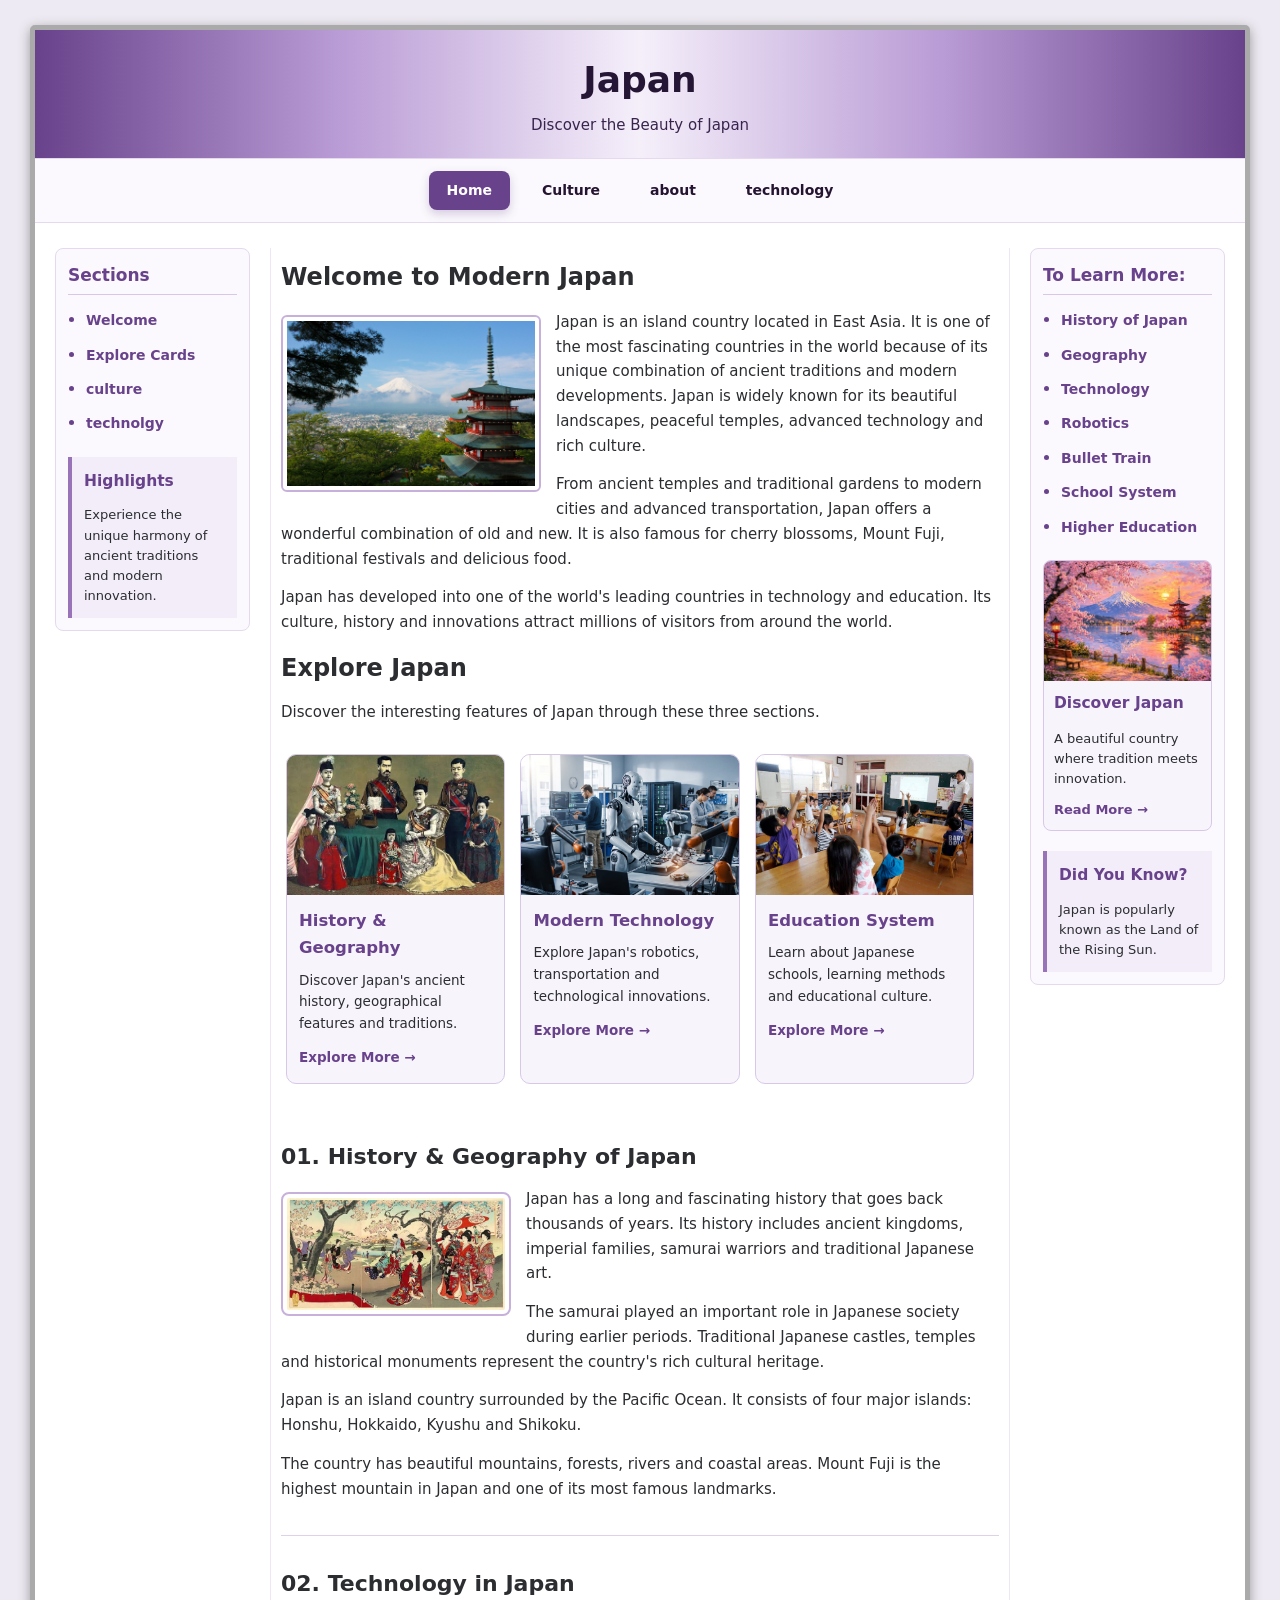
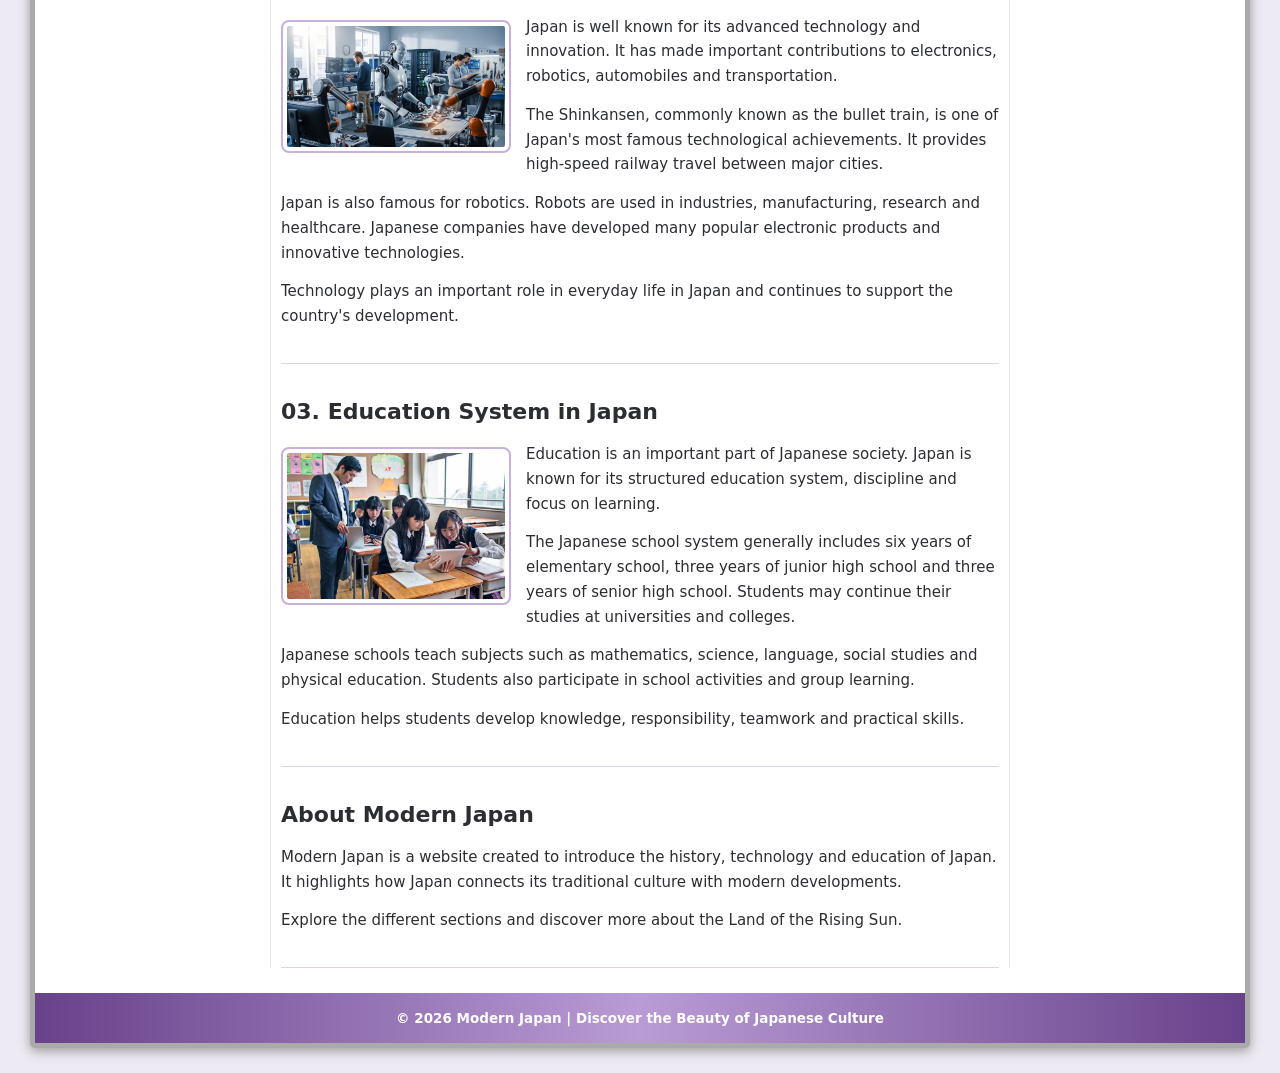
<file: index.html>
<!DOCTYPE html>
<html lang="en">

<head>
    <meta charset="UTF-8">
    <meta name="viewport" content="width=device-width, initial-scale=1.0">
    <title>Modern Japan | Discover Japan</title>
    <link rel="stylesheet" href="style/style.css">
</head>

<body>

<div class="container">

    <!-- HEADER -->
    <header>
        <div class="logo">
            <h1>Japan</h1>
            <p>Discover the Beauty of Japan</p>
        </div>
    </header>

    <!-- NAVIGATION BAR -->
    <nav>
        <a href="#home" class="active">Home</a>
        <a href="content1.html">Culture</a>
        <a href="content2.html">about</a>
        <a href="content3.html">technology</a>
        
    </nav>

    <!-- MAIN THREE COLUMN LAYOUT -->
    <section class="main-section" id="home">

        <!-- COLUMN 1: LEFT SIDEBAR -->
        <aside class="left-sidebar">
            <h3>Sections</h3>
            <ul>
                <li><a href="#home">Welcome</a></li>
                <li><a href="content1.html">Explore Cards</a></li>
                <li><a href="content2.html">culture</a></li>
                <li><a href="content3.html">technolgy</a></li>
                
              
            </ul>

            <div class="quote">
                <h3>Highlights</h3>
                <p>Experience the unique harmony of ancient traditions and modern innovation.</p>
            </div>
        </aside>

        <!-- COLUMN 2: CENTER MAIN CONTENT -->
        <main class="content">

            <!-- WELCOME -->
            <h2>Welcome to Modern Japan</h2>

            <img class="main-image" src="Image/japan.jpeg" alt="Beautiful Japan">

            <p>
                Japan is an island country located in East Asia.
                It is one of the most fascinating countries in
                the world because of its unique combination of
                ancient traditions and modern developments.
                Japan is widely known for its beautiful landscapes,
                peaceful temples, advanced technology and rich culture.
            </p>

            <p>
                From ancient temples and traditional gardens
                to modern cities and advanced transportation,
                Japan offers a wonderful combination of old
                and new. It is also famous for cherry blossoms,
                Mount Fuji, traditional festivals and delicious food.
            </p>

            <p>
                Japan has developed into one of the world's
                leading countries in technology and education.
                Its culture, history and innovations attract
                millions of visitors from around the world.
            </p>

            <!-- EXPLORE CAROUSEL -->
            <h2 id="explore">Explore Japan</h2>

            <p>
                Discover the interesting features of Japan
                through these three sections.
            </p>

            <div class="carousel">

                <!-- CARD 1 -->
                <div class="card">
                    <img src="Image/his.jpeg" alt="Japanese History">
                    <div class="card-content">
                        <h3>History & Geography</h3>
                        <p>
                            Discover Japan's ancient history,
                            geographical features and traditions.
                        </p>
                        <a href="#history">Explore More →</a>
                    </div>
                </div>

                <!-- CARD 2 -->
                <div class="card">
                    <img src="Image/robot.jpeg" alt="Japanese Technology">
                    <div class="card-content">
                        <h3>Modern Technology</h3>
                        <p>
                            Explore Japan's robotics,
                            transportation and technological
                            innovations.
                        </p>
                        <a href="#technology">Explore More →</a>
                    </div>
                </div>

                <!-- CARD 3 -->
                <div class="card">
                    <img src="Image/school.jpeg" alt="Japanese Education">
                    <div class="card-content">
                        <h3>Education System</h3>
                        <p>
                            Learn about Japanese schools,
                            learning methods and educational culture.
                        </p>
                        <a href="#education">Explore More →</a>
                    </div>
                </div>

            </div>

            <!-- HISTORY SECTION -->
            <section class="details" id="history">
                <h2>01. History & Geography of Japan</h2>
                <img class="detail-image" src="Image/history.jpeg" alt="Traditional Japanese Castle">
                <p>
                    Japan has a long and fascinating history
                    that goes back thousands of years.
                    Its history includes ancient kingdoms,
                    imperial families, samurai warriors
                    and traditional Japanese art.
                </p>
                <p>
                    The samurai played an important role
                    in Japanese society during earlier periods.
                    Traditional Japanese castles, temples
                    and historical monuments represent
                    the country's rich cultural heritage.
                </p>
                <p>
                    Japan is an island country surrounded
                    by the Pacific Ocean. It consists of
                    four major islands: Honshu, Hokkaido,
                    Kyushu and Shikoku.
                </p>
                <p>
                    The country has beautiful mountains,
                    forests, rivers and coastal areas.
                    Mount Fuji is the highest mountain
                    in Japan and one of its most famous landmarks.
                </p>
            </section>

            <!-- TECHNOLOGY SECTION -->
            <section class="details" id="technology">
                <h2>02. Technology in Japan</h2>
                <img class="detail-image" src="Image/robot.jpeg" alt="Japanese Technology">
                <p>
                    Japan is well known for its advanced
                    technology and innovation. It has made
                    important contributions to electronics,
                    robotics, automobiles and transportation.
                </p>
                <p>
                    The Shinkansen, commonly known as
                    the bullet train, is one of Japan's
                    most famous technological achievements.
                    It provides high-speed railway travel
                    between major cities.
                </p>
                <p>
                    Japan is also famous for robotics.
                    Robots are used in industries,
                    manufacturing, research and healthcare.
                    Japanese companies have developed
                    many popular electronic products
                    and innovative technologies.
                </p>
                <p>
                    Technology plays an important role
                    in everyday life in Japan and continues
                    to support the country's development.
                </p>
            </section>

            <!-- EDUCATION SECTION -->
            <section class="details" id="education">
                <h2>03. Education System in Japan</h2>
                <img class="detail-image" src="Image/education.jpeg" alt="Japanese School">
                <p>
                    Education is an important part of
                    Japanese society. Japan is known
                    for its structured education system,
                    discipline and focus on learning.
                </p>
                <p>
                    The Japanese school system generally
                    includes six years of elementary school,
                    three years of junior high school
                    and three years of senior high school.
                    Students may continue their studies
                    at universities and colleges.
                </p>
                <p>
                    Japanese schools teach subjects such
                    as mathematics, science, language,
                    social studies and physical education.
                    Students also participate in school
                    activities and group learning.
                </p>
                <p>
                    Education helps students develop
                    knowledge, responsibility, teamwork
                    and practical skills.
                </p>
            </section>

            <!-- ABOUT SECTION -->
            <section class="details" id="about">
                <h2>About Modern Japan</h2>
                <p>
                    Modern Japan is a website created
                    to introduce the history, technology
                    and education of Japan.
                    It highlights how Japan connects
                    its traditional culture with modern
                    developments.
                </p>
                <p>
                    Explore the different sections
                    and discover more about the
                    Land of the Rising Sun.
                </p>
            </section>

        </main>

        <!-- COLUMN 3: RIGHT SIDEBAR -->
        <aside class="right-sidebar">
            <h3>To Learn More:</h3>
            <ul>
                <li><a href="#history">History of Japan</a></li>
                <li><a href="#history">Geography</a></li>
                <li><a href="#technology">Technology</a></li>
                <li><a href="#technology">Robotics</a></li>
                <li><a href="#technology">Bullet Train</a></li>
                <li><a href="#education">School System</a></li>
                <li><a href="#education">Higher Education</a></li>
            </ul>

            <!-- SIDEBAR IMAGE CARD -->
            <div class="side-card">
                <img src="Image/🩷.jpeg" alt="Japan Landscape">
                <h3>Discover Japan</h3>
                <p>
                    A beautiful country where
                    tradition meets innovation.
                </p>
                <a href="#explore">Read More →</a>
            </div>

            <!-- DID YOU KNOW -->
            <div class="quote">
                <h3>Did You Know?</h3>
                <p>
                    Japan is popularly known as
                    the Land of the Rising Sun.
                </p>
            </div>
        </aside>

    </section>

    <!-- FOOTER -->
    <footer>
        <p>
            &copy; 2026 Modern Japan |
            Discover the Beauty of Japanese Culture
        </p>
    </footer>

</div>

</body>
</html>
</file>
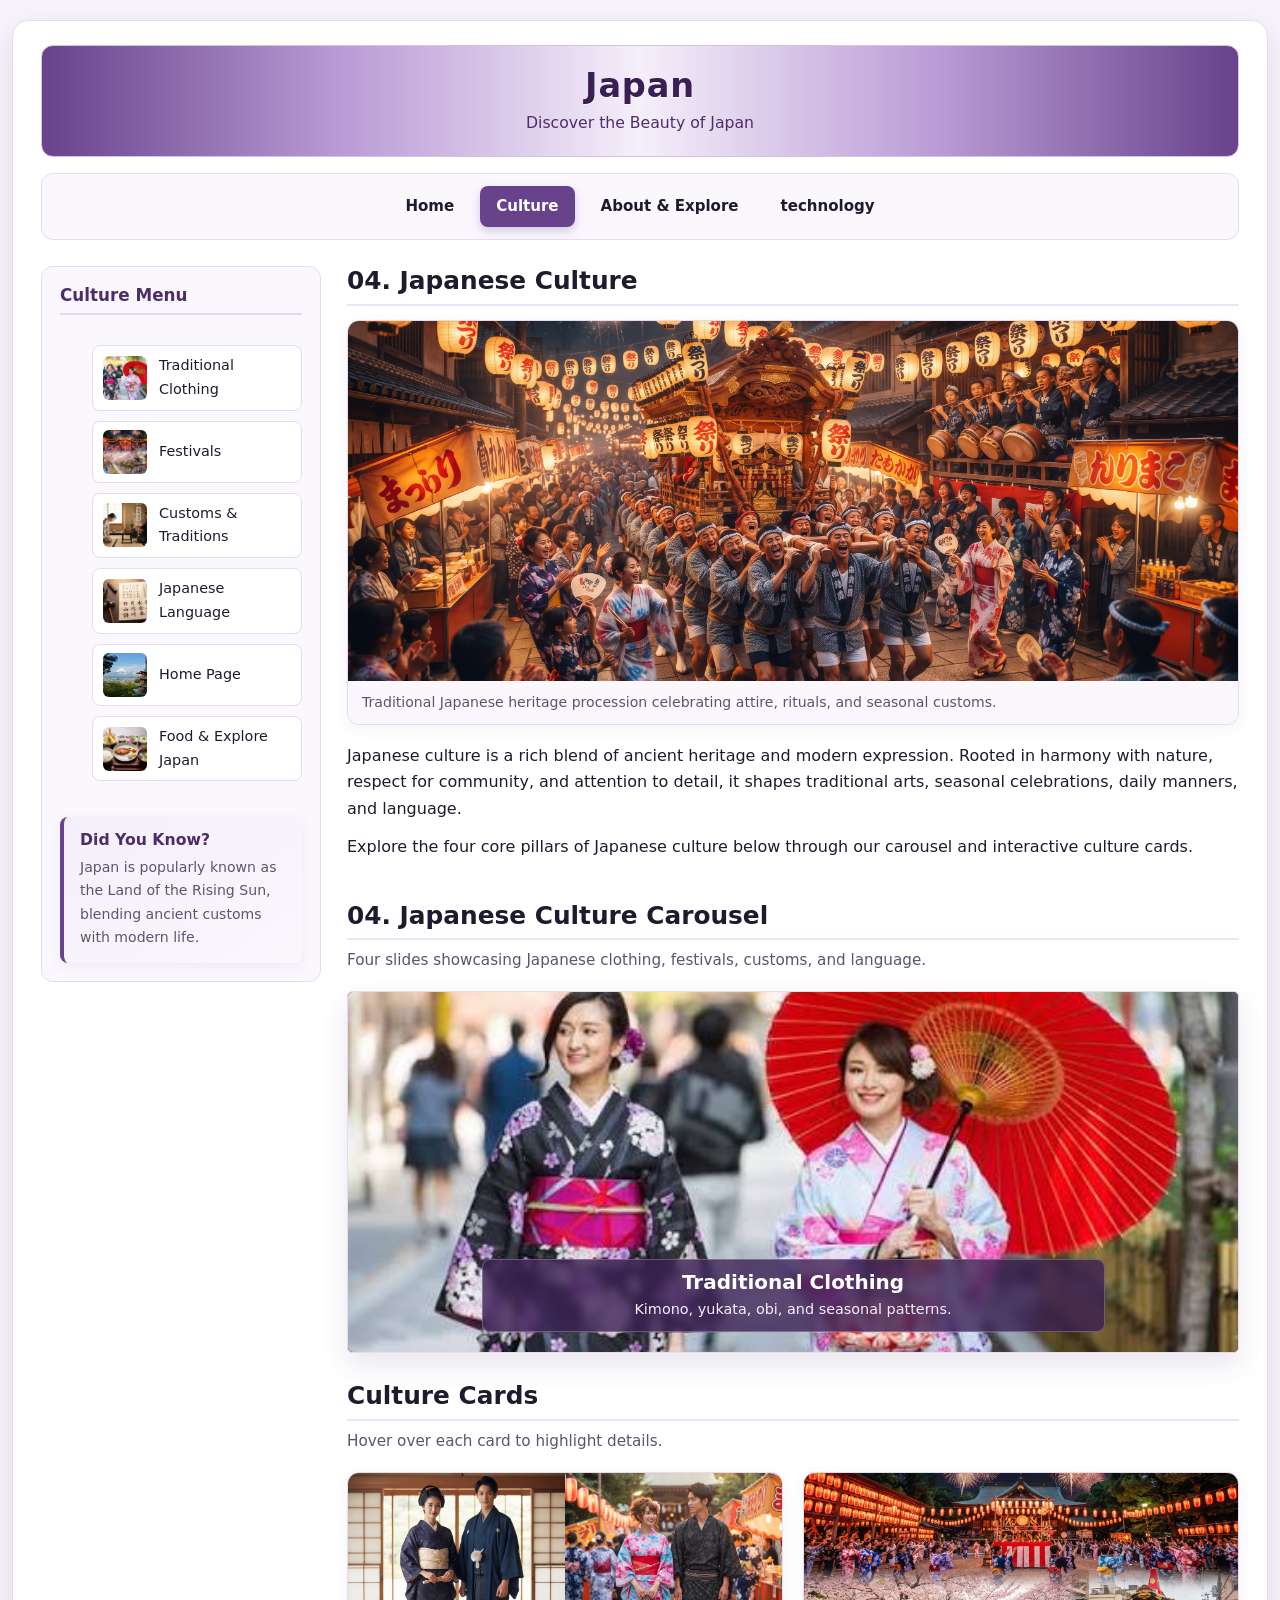
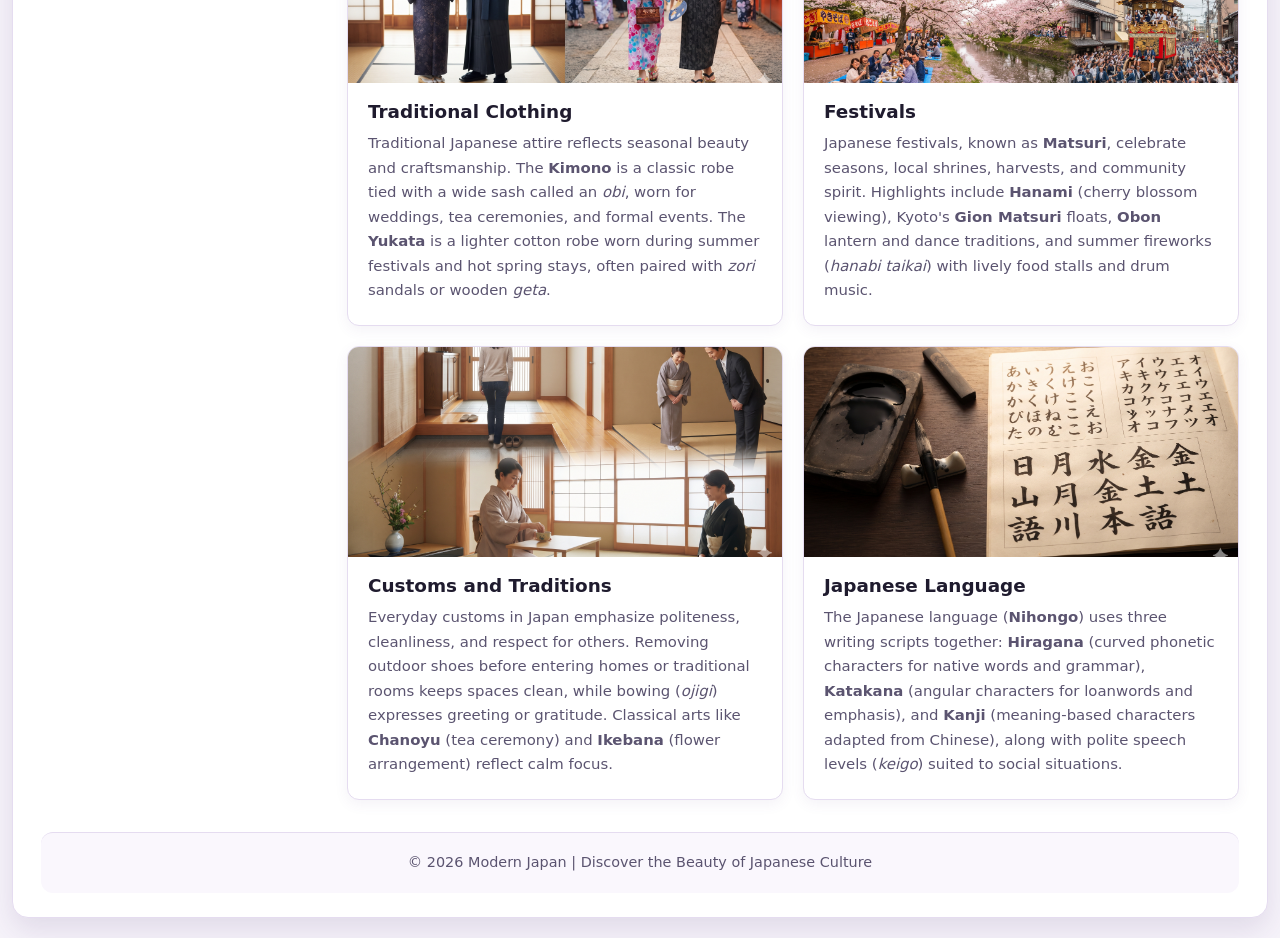
<file: content1.html>
<!DOCTYPE html>
<html lang="en">

<head>
    <meta charset="UTF-8">
    <meta name="viewport" content="width=device-width, initial-scale=1.0">
    <title>04. Japanese Culture | Modern Japan</title>

    <!-- Bootstrap CSS -->
    <link href="https://cdn.jsdelivr.net/npm/bootstrap@5.3.3/dist/css/bootstrap.min.css" rel="stylesheet">

    <!-- Main CSS -->
    <link rel="stylesheet" href="style/content1.css">
</head>

<body>

<div class="container">

    <!-- HEADER -->
    <header>
        <div class="logo">
            <h1>Japan</h1>
            <p>Discover the Beauty of Japan</p>
        </div>
    </header>

    <!-- NAVIGATION BAR -->
    <nav>
        <a href="index.html">Home</a>
        <a href="content1.html" class="active">Culture</a>
        <a href="content2.html">About & Explore</a>
          <a href="content3.html">technology</a>
        
    </nav>

    <!-- 2-COLUMN FLUID LAYOUT WITH LEFT SIDEBAR -->
    <div class="layout-wrapper">

        <!-- LEFT SIDEBAR -->
        <aside class="left-sidebar">
            <h3>Culture Menu</h3>
            <ul class="image-link-list">
                <li>
                    <a href="#clothing">
                        <img src="Image/dress.jpeg" alt="Traditional Clothing">
                        <span>Traditional Clothing</span>
                    </a>
                </li>
                <li>
                    <a href="#festivals">
                        <img src="Image/fev2 (1).jpeg" alt="Japanese Festivals">
                        <span>Festivals</span>
                    </a>
                </li>
                <li>
                    <a href="#customs">
                        <img src="Image/conten1.jpeg" alt="Customs and Traditions">
                        <span>Customs & Traditions</span>
                    </a>
                </li>
                <li>
                    <a href="#language">
                        <img src="Image/japalan.jpeg" alt="Japanese Language">
                        <span>Japanese Language</span>
                    </a>
                </li>
                <li>
                    <a href="index.html">
                        <img src="Image/japan.jpeg" alt="Home Page">
                        <span>Home Page</span>
                    </a>
                </li>
                <li>
                    <a href="content2.html">
                        <img src="Image/food.jpeg" alt="About & Explore">
                        <span>Food & Explore Japan</span>
                    </a>
                </li>
            </ul>

            <div class="quote-box">
                <h3>Did You Know?</h3>
                <p>Japan is popularly known as the Land of the Rising Sun, blending ancient customs with modern life.</p>
            </div>
        </aside>

        <!-- MAIN ARTICLE SECTION -->
        <main class="main-article">

            <article class="intro-article">
                <h2>04. Japanese Culture</h2>

                <figure class="article-figure">
                    <img src="Image/confev.jpeg" alt="Japanese Cultural Heritage">
                    <figcaption>Traditional Japanese heritage procession celebrating attire, rituals, and seasonal customs.</figcaption>
                </figure>

                <p>
                    Japanese culture is a rich blend of ancient heritage and modern expression.
                    Rooted in harmony with nature, respect for community, and attention to detail,
                    it shapes traditional arts, seasonal celebrations, daily manners, and language.
                </p>

                <p>
                    Explore the four core pillars of Japanese culture below through our
                    carousel and interactive culture cards.
                </p>
            </article>

            <!-- PURE CSS / BOOTSTRAP-STYLED CAROUSEL -->
            <section class="carousel-section">
                <h2>04. Japanese Culture Carousel</h2>
                <p class="section-subtext">Four slides showcasing Japanese clothing, festivals, customs, and language.</p>

                <!-- Removed conflicting Bootstrap JS-dependent classes or kept structure clean for CSS animation -->
                <div class="bootstrap-culture-carousel overflow-hidden position-relative rounded">
                    <div class="culture-auto-track d-flex">

                        <!-- SLIDE 1 -->
                        <div class="culture-slide position-relative flex-shrink-0 w-100">
                            <img src="Image/dress.jpeg" class="d-block w-100" alt="Traditional Clothing">
                            <div class="carousel-caption d-none d-md-block">
                                <h5>Traditional Clothing</h5>
                                <p>Kimono, yukata, obi, and seasonal patterns.</p>
                            </div>
                        </div>

                        <!-- SLIDE 2 -->
                        <div class="culture-slide position-relative flex-shrink-0 w-100">
                            <img src="Image/confev.jpeg" class="d-block w-100" alt="Festivals">
                            <div class="carousel-caption d-none d-md-block">
                                <h5>Festivals</h5>
                                <p>Matsuri parades, lanterns, music, and celebrations.</p>
                            </div>
                        </div>

                        <!-- SLIDE 3 -->
                        <div class="culture-slide position-relative flex-shrink-0 w-100">
                            <img src="Image/conten1.jpeg" class="d-block w-100" alt="Customs and Traditions">
                            <div class="carousel-caption d-none d-md-block">
                                <h5>Customs and Traditions</h5>
                                <p>Politeness, tea ceremony, bowing, and respect.</p>
                            </div>
                        </div>

                        <!-- SLIDE 4 -->
                        <div class="culture-slide position-relative flex-shrink-0 w-100">
                            <img src="Image/japalan.png" class="d-block w-100" alt="Japanese Language">
                            <div class="carousel-caption d-none d-md-block">
                                <h5>Japanese Language</h5>
                                <p>Hiragana, Katakana, Kanji, and polite speech.</p>
                            </div>
                        </div>

                        <!-- CLONE OF SLIDE 1 (For smooth infinite CSS loop) -->
                        <div class="culture-slide position-relative flex-shrink-0 w-100" aria-hidden="true">
                            <img src="Image/dress.jpeg" class="d-block w-100" alt="">
                            <div class="carousel-caption d-none d-md-block">
                                <h5>Traditional Clothing</h5>
                                <p>Kimono, yukata, obi, and seasonal patterns.</p>
                            </div>
                        </div>

                    </div>
                </div>
            </section>

            <!-- 2-COLUMN CARDS WITH HOVER EFFECTS -->
            <section class="culture-cards-section">
                <h2>Culture Cards</h2>
                <p class="section-subtext">Hover over each card to highlight details.</p>

                <div class="cards-two-col">

                    <!-- CARD 1 -->
                    <div class="culture-card" id="clothing">
                        <img src="Image/boy and girl.jpeg" alt="Traditional Clothing">
                        <div class="card-body">
                            <h3>Traditional Clothing</h3>
                            <p>
                                Traditional Japanese attire reflects seasonal beauty and craftsmanship.
                                The <strong>Kimono</strong> is a classic robe tied with a wide sash
                                called an <em>obi</em>, worn for weddings, tea ceremonies, and formal
                                events. The <strong>Yukata</strong> is a lighter cotton robe worn during
                                summer festivals and hot spring stays, often paired with <em>zori</em>
                                sandals or wooden <em>geta</em>.
                            </p>
                        </div>
                    </div>

                    <!-- CARD 2 -->
                    <div class="culture-card" id="festivals">
                        <img src="Image/fev2 (1).jpeg" alt="Festivals">
                        <div class="card-body">
                            <h3>Festivals</h3>
                            <p>
                                Japanese festivals, known as <strong>Matsuri</strong>, celebrate seasons,
                                local shrines, harvests, and community spirit. Highlights include
                                <strong>Hanami</strong> (cherry blossom viewing), Kyoto's
                                <strong>Gion Matsuri</strong> floats, <strong>Obon</strong> lantern and
                                dance traditions, and summer fireworks (<em>hanabi taikai</em>) with
                                lively food stalls and drum music.
                            </p>
                        </div>
                    </div>

                    <!-- CARD 3 -->
                    <div class="culture-card" id="customs">
                        <img src="Image/contcosu.jpeg" alt="Customs and Traditions">
                        <div class="card-body">
                            <h3>Customs and Traditions</h3>
                            <p>
                                Everyday customs in Japan emphasize politeness, cleanliness, and respect
                                for others. Removing outdoor shoes before entering homes or traditional
                                rooms keeps spaces clean, while bowing (<em>ojigi</em>) expresses greeting
                                or gratitude. Classical arts like <strong>Chanoyu</strong> (tea ceremony)
                                and <strong>Ikebana</strong> (flower arrangement) reflect calm focus.
                            </p>
                        </div>
                    </div>

                    <!-- CARD 4 -->
                    <div class="culture-card" id="language">
                        <img src="Image/japalan.jpeg" alt="Japanese Language">
                        <div class="card-body">
                            <h3>Japanese Language</h3>
                            <p>
                                The Japanese language (<strong>Nihongo</strong>) uses three writing scripts
                                together: <strong>Hiragana</strong> (curved phonetic characters for native
                                words and grammar), <strong>Katakana</strong> (angular characters for
                                loanwords and emphasis), and <strong>Kanji</strong> (meaning-based
                                characters adapted from Chinese), along with polite speech levels
                                (<em>keigo</em>) suited to social situations.
                            </p>
                        </div>
                    </div>

                </div>
            </section>

        </main>

    </div>

    <!-- FOOTER -->
    <footer>
        <p>&copy; 2026 Modern Japan | Discover the Beauty of Japanese Culture</p>
    </footer>

</div>

</body>
</html>
</file>
<file: style/style.css>
/* GENERAL SETTINGS */

* {
    margin: 0;
    padding: 0;
    box-sizing: border-box;
}

html {
    scroll-behavior: smooth;
}

body {
    background: #eeeaf3;
    color: #2b2d31;
    font-family: "Segoe UI", system-ui, -apple-system, BlinkMacSystemFont, Roboto, sans-serif;
    line-height: 1.65;
    min-height: 100vh;
    display: flex;
    justify-content: center; /* Window centre la container vara */
    align-items: flex-start;
    padding: 25px 15px;
}


/* MAIN WEBSITE - CENTERED IN WINDOW */

.container {
    width: 100%;
    max-width: 1220px;
    margin: 0 auto; /* Horizontal centre guarantee */
    background: white;
    border: 5px solid #aaa;
    border-radius: 5px;
    box-shadow: 0 3px 12px #999;
    overflow: hidden;
}


/* HEADER (SECOND IMAGE STYLE - CENTERED) */

header {
    min-height: 110px;
    padding: 20px 25px;
    background: linear-gradient(
        to right,
        #68428b,
        #b99bd5,
        #f5effa,
        #b99bd5,
        #68428b
    );
    display: flex;
    align-items: center;
    justify-content: center;
    text-align: center;
}

.logo h1 {
    color: #261636;
    font-size: 36px;
    font-style: normal;
    font-weight: 700;
    font-family: "Segoe UI", system-ui, -apple-system, BlinkMacSystemFont, Roboto, sans-serif;
    margin: 0 0 4px 0;
}

.logo p {
    margin: 0;
    font-size: 15px;
    font-weight: 500;
    color: #39244d;
}


/* NAVIGATION BAR (SECOND IMAGE STYLE - CENTERED PILL/LINKS) */

nav {
    display: flex;
    flex-wrap: wrap;
    justify-content: center;
    align-items: center;
    gap: 14px;
    background: #fbf9fd;
    padding: 12px 16px;
    border-top: 1px solid #e5d9f0;
    border-bottom: 1px solid #e5d9f0;
}

nav a {
    padding: 8px 18px;
    color: #241431;
    text-decoration: none;
    font-size: 14px;
    font-weight: 600;
    border-radius: 8px;
    transition: 0.3s;
}

nav a:hover {
    background: #eee5f6;
    color: #68428b;
}

nav a.active {
    background: #68428b;
    color: #ffffff;
    box-shadow: 0 4px 10px rgba(104, 66, 139, 0.25);
}


/* MAIN TWO & THREE COLUMN LAYOUTS */

.layout-wrapper {
    display: grid;
    grid-template-columns: 245px minmax(0, 1fr);
    gap: 20px;
    padding: 25px 20px;
    align-items: start;
}

.main-section {
    display: flex;
    align-items: flex-start;
    gap: 20px;
    padding: 25px 20px;
}


/* LEFT & RIGHT SIDEBARS */

aside {
    width: 195px;
    flex-shrink: 0;
    padding: 12px;
    background: #fbf9fd;
    border: 1px solid #e5d9f0;
    border-radius: 8px;
}

.layout-wrapper aside.left-sidebar {
    width: 100%;
}

aside h3 {
    color: #68428b;
    font-size: 17px;
    font-weight: 700;
    margin-bottom: 12px;
    border-bottom: 1px solid #d8c8e8;
    padding-bottom: 5px;
}

aside ul {
    padding-left: 18px;
}

aside li {
    margin-bottom: 8px;
    color: #68428b;
}

aside li a {
    color: #68428b;
    font-size: 14px;
    font-weight: 600;
    text-decoration: none;
    transition: 0.2s;
}

aside li a:hover {
    color: #b07bd4;
    text-decoration: underline;
}

/* Sidebar Image Link List (Culture Page) */
ul.image-link-list {
    list-style: none;
    padding-left: 0;
    display: flex;
    flex-direction: column;
    gap: 10px;
}

ul.image-link-list li {
    margin-bottom: 0;
}

ul.image-link-list li a {
    display: flex;
    align-items: center;
    gap: 10px;
    padding: 7px 9px;
    background: #ffffff;
    border: 1px solid #d8c8e8;
    border-radius: 8px;
    color: #68428b;
    font-size: 13.5px;
    font-weight: 600;
    text-decoration: none;
    transition: 0.3s ease;
}

ul.image-link-list li a img {
    width: 42px;
    height: 42px;
    object-fit: cover;
    border-radius: 5px;
    flex-shrink: 0;
    transition: transform 0.3s ease;
}

ul.image-link-list li a:hover {
    background: #f3edf9;
    border-color: #9873b8;
    transform: translateX(4px);
    box-shadow: 0 4px 10px rgba(90, 60, 120, 0.15);
}

ul.image-link-list li a:hover img {
    transform: scale(1.06);
}


/* CENTER MAIN CONTENT */

.content,
.main-article {
    flex: 1;
    min-width: 0;
    line-height: 1.65;
    padding: 0 10px;
    border-left: 1px solid #eee5f6;
}

.main-section .content {
    border-right: 1px solid #eee5f6;
}

.content h2,
.main-article h2 {
    color: #2b2d31;
    font-size: 24px;
    font-weight: 700;
    margin-bottom: 12px;
    margin-top: 10px;
}

.section-subtext {
    font-size: 14px;
    color: #5b6472;
    margin-bottom: 14px;
}

.content p,
.main-article p {
    font-size: 15px;
    line-height: 1.65;
    color: #2b2d31;
    text-align: left;
    margin-bottom: 14px;
}


/* MAIN FLOAT IMAGE & ARTICLE FIGURE */

.main-image {
    width: 42%;
    max-width: 260px;
    height: auto;
    float: left;
    margin: 5px 15px 10px 0;
    padding: 4px;
    border: 2px solid #c7b1da;
    border-radius: 6px;
    transition: 0.4s ease;
}

.main-image:hover {
    transform: scale(1.04);
    box-shadow: 0 8px 18px rgba(90, 60, 120, 0.25);
}

.article-figure {
    margin: 10px 0 18px;
    border: 2px solid #c7b1da;
    border-radius: 8px;
    overflow: hidden;
    background: #f8f4fc;
}

.article-figure img {
    width: 100%;
    max-width: 100%;
    height: 320px;
    object-fit: cover;
    object-position: center;
    display: block;
}

.article-figure figcaption {
    padding: 9px 12px;
    font-size: 13.5px;
    color: #5b6472;
    font-style: normal;
}


/* IMAGE CAROUSEL & PURE CSS AUTO CAROUSEL */

.carousel {
    display: flex;
    gap: 15px;
    overflow-x: auto;
    padding: 15px 5px 25px;
    scroll-snap-type: x mandatory;
    scroll-behavior: smooth;
}

.carousel::-webkit-scrollbar {
    height: 7px;
}

.carousel::-webkit-scrollbar-thumb {
    background: #9873b8;
    border-radius: 10px;
}

.carousel::-webkit-scrollbar-track {
    background: #eee5f6;
}

.bootstrap-culture-carousel {
    width: 100%;
    max-width: 100%;
    border: 2px solid #c7b1da;
    border-radius: 10px;
    box-shadow: 0 6px 16px rgba(90, 60, 120, 0.16);
    background: #21172b;
    overflow: hidden;
    margin-bottom: 20px;
}

.culture-auto-track {
    display: flex;
    width: 500%;
    animation: slideCultureTrack 18s infinite ease-in-out;
}

.bootstrap-culture-carousel:hover .culture-auto-track {
    animation-play-state: paused;
}

.culture-slide {
    flex: 0 0 20%;
    width: 20%;
    max-width: 20%;
    position: relative;
    overflow: hidden;
}

.culture-slide img {
    width: 100%;
    max-width: 100%;
    height: 320px;
    object-fit: cover;
    object-position: center;
    display: block;
}

.culture-slide .carousel-caption {
    background: rgba(33, 23, 43, 0.78);
    border-radius: 6px;
    padding: 8px 14px;
    bottom: 14px;
}

.culture-slide .carousel-caption h5 {
    font-size: 15.5px;
    font-weight: 700;
    color: #ffffff;
    margin-bottom: 2px;
}

.culture-slide .carousel-caption p {
    font-size: 13px;
    color: #f5effa;
    text-align: center;
    margin: 0;
}

@keyframes slideCultureTrack {
    0%, 18% { transform: translateX(0%); }
    25%, 43% { transform: translateX(-20%); }
    50%, 68% { transform: translateX(-40%); }
    75%, 93% { transform: translateX(-60%); }
    100% { transform: translateX(-80%); }
}


/* CARDS & GRIDS */

.card {
    flex: 0 0 31%;
    min-width: 190px;
    background: #f8f4fc;
    border: 1px solid #d8c8e8;
    border-radius: 10px;
    overflow: hidden;
    scroll-snap-align: start;
    transition: all 0.4s ease;
}

.card img {
    width: 100%;
    height: 140px;
    object-fit: cover;
    display: block;
    transition: transform 0.5s ease;
}

.card-content {
    padding: 12px;
}

.card-content h3 {
    color: #68428b;
    font-size: 16.5px;
    font-weight: 700;
    margin-bottom: 8px;
}

.card-content p {
    font-size: 13.5px;
    line-height: 1.6;
    text-align: left;
    margin-bottom: 10px;
}

.card-content a {
    color: #68428b;
    font-size: 13.5px;
    font-weight: 600;
    text-decoration: none;
}

.card-content a:hover {
    color: #b07bd4;
    text-decoration: underline;
}

.card:hover {
    transform: translateY(-7px);
    box-shadow: 0 10px 22px rgba(90, 60, 120, 0.25);
    border-color: #9873b8;
}

.card:hover img {
    transform: scale(1.08);
}

/* Culture & About Card Grids */
.cards-two-col,
.about-cards-grid {
    display: grid;
    grid-template-columns: repeat(2, minmax(0, 1fr));
    gap: 18px;
    margin-top: 10px;
}

.culture-card,
.about-card {
    background: #f8f4fc;
    border: 1px solid #d8c8e8;
    border-radius: 10px;
    overflow: hidden;
    display: flex;
    flex-direction: column;
    transition: all 0.4s ease;
    min-width: 0;
}

.culture-card img,
.about-card img {
    width: 100%;
    max-width: 100%;
    height: 190px;
    object-fit: cover;
    object-position: center;
    display: block;
    transition: transform 0.5s ease;
}

.culture-card .card-body {
    padding: 14px 16px 18px;
}

.culture-card h3,
.about-card h3 {
    color: #68428b;
    font-size: 17px;
    font-weight: 700;
    margin-bottom: 8px;
}

.about-card h3 {
    padding: 14px 16px 0;
}

.culture-card p,
.about-card p {
    font-size: 14px;
    line-height: 1.6;
    text-align: left;
    margin-bottom: 0;
}

.about-card p {
    padding: 0 16px 16px;
}

.wide-card {
    grid-column: span 2;
}

.wide-card img {
    height: 220px;
}

.culture-card:hover,
.about-card:hover {
    transform: translateY(-7px);
    box-shadow: 0 10px 22px rgba(90, 60, 120, 0.25);
    border-color: #9873b8;
    background: #ffffff;
}

.culture-card:hover img,
.about-card:hover img {
    transform: scale(1.06);
}


/* DETAILS SECTIONS & AUDIO/PDF */

.details {
    padding: 20px 0;
    border-bottom: 1px solid #ded2e9;
    overflow: auto;
    scroll-margin-top: 15px;
}

.details h2 {
    font-size: 22px;
    font-weight: 700;
    color: #2b2d31;
}

.detail-image {
    width: 40%;
    max-width: 230px;
    height: auto;
    float: left;
    margin: 5px 15px 10px 0;
    padding: 4px;
    border: 2px solid #c7b1da;
    border-radius: 8px;
    transition: all 0.4s ease;
}

.detail-image:hover {
    transform: scale(1.04);
    box-shadow: 0 8px 18px rgba(90, 60, 120, 0.25);
    border-color: #9873b8;
}

.media-box .about-card audio {
    width: calc(100% - 32px);
    margin: 4px 16px 10px;
}

.resource-link-wrap {
    padding: 0 16px 16px !important;
}

.resource-btn {
    display: inline-block;
    padding: 7px 14px;
    background: #68428b;
    color: #ffffff;
    font-size: 13.5px;
    font-weight: 600;
    text-decoration: none;
    border-radius: 6px;
    transition: 0.3s ease;
}

.resource-btn:hover {
    background: #21172b;
    color: #f5effa;
    transform: translateY(-2px);
}


/* SIDEBAR IMAGE CARD */

.side-card {
    background: #f8f4fc;
    border: 1px solid #d8c8e8;
    border-radius: 8px;
    overflow: hidden;
    margin-top: 20px;
    transition: 0.4s ease;
}

.side-card img {
    width: 100%;
    height: 120px;
    object-fit: cover;
    display: block;
    transition: 0.4s ease;
}

.side-card h3 {
    padding: 10px 10px 0;
    font-size: 15.5px;
    border-bottom: none;
}

.side-card p {
    padding: 0 10px;
    font-size: 13px;
    line-height: 1.55;
}

.side-card a {
    display: inline-block;
    padding: 10px;
    color: #68428b;
    font-size: 13px;
    font-weight: 600;
    text-decoration: none;
}

.side-card:hover {
    transform: translateY(-6px);
    box-shadow: 0 8px 18px rgba(90, 60, 120, 0.2);
}

.side-card:hover img {
    transform: scale(1.07);
}


/* DID YOU KNOW / HIGHLIGHTS */

.quote,
.quote-box {
    background: #f3edf9;
    border-left: 4px solid #9873b8;
    padding: 12px;
    margin-top: 20px;
}

.quote h3,
.quote-box h3 {
    font-size: 15.5px;
    border-bottom: none;
    margin-bottom: 6px;
}

.quote p,
.quote-box p {
    font-size: 13px;
    line-height: 1.55;
}


/* FOOTER */

footer {
    background: linear-gradient(
        to right,
        #68428b,
        #b99bd5,
        #68428b
    );
    color: white;
    padding: 14px 20px;
    font-size: 13.5px;
    font-weight: 600;
    text-align: center;
}


/* =========================================
   MEDIA QUERIES - RESPONSIVE & CENTERED
   ========================================= */

/* TABLET LANDSCAPE / SMALL LAPTOP (<= 1024px) */
@media screen and (max-width: 1024px) {
    body {
        padding: 18px 12px;
    }

    .container {
        max-width: 100%;
        margin: 0 auto;
    }

    .main-section,
    .layout-wrapper {
        gap: 15px;
        padding: 20px 15px;
    }

    aside {
        width: 175px;
    }

    .layout-wrapper aside.left-sidebar {
        width: 100%;
    }

    .card {
        flex: 0 0 46%;
    }
}

/* TABLET PORTRAIT (<= 820px) */
@media screen and (max-width: 820px) {
    .layout-wrapper {
        grid-template-columns: minmax(0, 1fr);
    }

    .main-article {
        border-left: none;
        padding-left: 0;
    }

    .main-section {
        flex-wrap: wrap;
        justify-content: center;
    }

    .left-sidebar {
        width: 100%;
    }

    .left-sidebar ul:not(.image-link-list) {
        display: flex;
        flex-wrap: wrap;
        justify-content: center;
        gap: 12px;
        padding-left: 0;
        list-style: none;
    }

    .content {
        flex: 1 1 380px;
        border-left: none;
        padding: 0 10px;
    }

    aside.right-sidebar {
        width: 210px;
    }
}

/* MOBILE SCREENS (<= 650px) */
@media screen and (max-width: 650px) {
    body {
        padding: 10px 8px;
    }

    .container {
        width: 100%;
        margin: 0 auto;
        border-width: 3px;
    }

    header {
        text-align: center;
        padding: 18px 12px;
    }

    .logo h1 {
        font-size: 28px;
    }

    .logo p {
        margin-left: 0;
        font-size: 13.5px;
    }

    nav {
        flex-direction: column;
        gap: 6px;
    }

    nav a {
        width: 100%;
        text-align: center;
        font-size: 14px;
    }

    .main-section,
    .layout-wrapper {
        display: flex;
        flex-direction: column;
        align-items: stretch;
        padding: 15px 12px;
        gap: 16px;
    }

    .content,
    .main-article {
        width: 100%;
        border-left: none;
        border-right: none;
        padding: 0;
    }

    .content h2,
    .main-article h2 {
        font-size: 21px;
        text-align: left;
    }

    .content p,
    .main-article p {
        text-align: left;
    }

    .main-image,
    .detail-image {
        width: 100%;
        max-width: 100%;
        float: none;
        margin: 8px 0 14px;
    }

    .cards-two-col,
    .about-cards-grid {
        grid-template-columns: minmax(0, 1fr);
    }

    .wide-card {
        grid-column: auto;
    }

    .culture-slide img,
    .article-figure img {
        height: 210px;
    }

    .carousel {
        gap: 12px;
    }

    .card {
        flex: 0 0 88%;
        min-width: 220px;
    }

    .card img {
        height: 180px;
    }

    aside,
    aside.right-sidebar,
    .layout-wrapper aside.left-sidebar {
        width: 100%;
        margin-top: 5px;
    }

    .left-sidebar ul:not(.image-link-list) {
        justify-content: flex-start;
        padding-left: 18px;
        list-style: disc;
    }

    footer {
        text-align: center;
        padding: 14px 10px;
    }
}
</file>
<file: style/content1.css>
/* =========================================
   MODERN JAPAN - SHARED STYLESHEET
   Theme: Purple & Lavender Header Match
   Window Centered Layout + Cards + Hover Effects
   ========================================= */

:root {
    --bg-page: #f6f3fa;
    --bg-surface: #ffffff;
    --bg-soft: #faf7fd;
    --accent-purple: #68428b;
    --accent-purple-dark: #4c2d69;
    --accent-lavender: #b99bd5;
    --accent-light: #f5effa;
    --text-main: #1f1b2e;
    --text-muted: #5b5470;
    --border-light: #e5dcf0;
    --shadow-sm: 0 4px 14px rgba(104, 66, 139, 0.07);
    --shadow-md: 0 12px 28px rgba(76, 45, 105, 0.12);
    --shadow-hover: 0 18px 36px rgba(104, 66, 139, 0.18);
    --radius-sm: 8px;
    --radius-md: 12px;
    --radius-lg: 16px;
    --transition: all 0.28s ease;
}

* {
    box-sizing: border-box;
    margin: 0;
    padding: 0;
}

html {
    scroll-behavior: smooth;
}

body {
    background-color: var(--bg-page);
    color: var(--text-main);
    font-family: "Segoe UI", system-ui, -apple-system, BlinkMacSystemFont, Roboto, sans-serif;
    line-height: 1.65;
    padding: 20px 12px;
    min-height: 100vh;
}

/* Centered inside the browser window */
.container {
    max-width: 1280px;
    width: 100%;
    margin-left: auto;
    margin-right: auto;
    background: var(--bg-surface);
    border-radius: var(--radius-lg);
    box-shadow: var(--shadow-md);
    padding: 24px 28px;
    border: 1px solid var(--border-light);
    overflow-x: clip;
}

/* =========================================
   HEADER & NAVIGATION
   ========================================= */
header {
    min-height: 110px;
    padding: 20px 25px;
    background: linear-gradient(
        to right,
        #68428b,
        #b99bd5,
        #f5effa,
        #b99bd5,
        #68428b
    );
    color: var(--accent-purple-dark);
    border-radius: var(--radius-md);
    margin-bottom: 16px;
    position: relative;
    overflow: hidden;
    display: flex;
    align-items: center;
    justify-content: center;
    text-align: center;
    border: 1px solid #d5c3e8;
}

.logo {
    position: relative;
    z-index: 1;
}

.logo h1 {
    font-size: 2.1rem;
    font-weight: 700;
    letter-spacing: 0.8px;
    margin-bottom: 4px;
    color: #3a1f52;
    text-shadow: 0 1px 0 rgba(255, 255, 255, 0.7);
}

.logo p {
    margin: 0;
    color: #4d2e6b;
    font-size: 0.98rem;
    font-weight: 500;
}

nav {
    display: flex;
    flex-wrap: wrap;
    justify-content: center;
    gap: 10px;
    background: var(--bg-soft);
    padding: 12px 16px;
    border-radius: var(--radius-md);
    border: 1px solid var(--border-light);
    margin-bottom: 26px;
}

nav a {
    text-decoration: none;
    color: var(--text-main);
    font-weight: 600;
    font-size: 0.94rem;
    padding: 8px 16px;
    border-radius: var(--radius-sm);
    transition: var(--transition);
}

nav a:hover {
    background-color: var(--accent-light);
    color: var(--accent-purple);
    transform: translateY(-1px);
}

nav a.active {
    background-color: var(--accent-purple);
    color: #ffffff;
    box-shadow: 0 4px 10px rgba(104, 66, 139, 0.25);
}

/* =========================================
   PAGE LAYOUTS (2-COL & 3-COL)
   ========================================= */

/* Culture Page 2-Column Layout */
.layout-wrapper {
    display: grid;
    grid-template-columns: 280px minmax(0, 1fr);
    gap: 26px;
    align-items: start;
}

/* About & Explore Page 3-Column Layout */
.main-section {
    display: grid;
    grid-template-columns: 240px minmax(0, 1fr) 250px;
    gap: 22px;
    align-items: start;
}

/* Sidebars */
.left-sidebar,
.right-sidebar {
    background: var(--bg-soft);
    border: 1px solid var(--border-light);
    border-radius: var(--radius-md);
    padding: 18px;
    display: flex;
    flex-direction: column;
    gap: 20px;
    min-width: 0;
}

.left-sidebar h3,
.right-sidebar h3 {
    font-size: 1.05rem;
    font-weight: 700;
    color: var(--accent-purple-dark);
    padding-bottom: 8px;
    border-bottom: 2px solid #e4d8f2;
    margin-bottom: 10px;
}

/* Image Link List (Culture Sidebar) */
.image-link-list {
    list-style: none;
    display: flex;
    flex-direction: column;
    gap: 10px;
}

.image-link-list li a {
    display: flex;
    align-items: center;
    gap: 12px;
    text-decoration: none;
    color: var(--text-main);
    background: var(--bg-surface);
    padding: 8px 10px;
    border-radius: var(--radius-sm);
    border: 1px solid var(--border-light);
    font-weight: 500;
    font-size: 0.9rem;
    transition: var(--transition);
}

.image-link-list li a img {
    width: 44px;
    height: 44px;
    max-width: 44px;
    object-fit: cover;
    object-position: center;
    border-radius: 6px;
    flex-shrink: 0;
    transition: var(--transition);
}

.image-link-list li a:hover {
    border-color: var(--accent-purple);
    background: var(--accent-light);
    color: var(--accent-purple);
    transform: translateX(4px);
    box-shadow: var(--shadow-sm);
}

.image-link-list li a:hover img {
    transform: scale(1.06);
}

/* Text Link List (About/Explore Sidebars) */
.text-link-list {
    list-style: none;
    display: flex;
    flex-direction: column;
    gap: 6px;
}

.text-link-list li a {
    display: block;
    text-decoration: none;
    color: var(--text-main);
    font-size: 0.92rem;
    font-weight: 500;
    padding: 7px 10px;
    border-radius: 6px;
    transition: var(--transition);
}

.text-link-list li a:hover {
    background: var(--accent-light);
    color: var(--accent-purple);
    padding-left: 14px;
}

/* Quote Box */
.quote-box {
    background: linear-gradient(145deg, #f5effa 0%, #faf7fd 100%);
    border-left: 4px solid var(--accent-purple);
    border-radius: var(--radius-sm);
    padding: 14px 16px;
    box-shadow: var(--shadow-sm);
}

.quote-box h3 {
    border-bottom: none;
    padding-bottom: 0;
    margin-bottom: 6px;
    font-size: 0.98rem;
}

.quote-box p {
    font-size: 0.88rem;
    color: var(--text-muted);
    margin: 0;
}

/* Sidebar Cards (.side-card) */
.side-card {
    background: var(--bg-surface);
    border: 1px solid var(--border-light);
    border-radius: var(--radius-md);
    overflow: hidden;
    box-shadow: var(--shadow-sm);
    transition: var(--transition);
}

.side-card:hover {
    transform: translateY(-4px);
    box-shadow: var(--shadow-hover);
    border-color: var(--accent-lavender);
}

.side-card img {
    width: 100%;
    max-width: 100%;
    height: 155px;
    object-fit: cover;
    object-position: center;
    display: block;
    transition: transform 0.35s ease;
}

.side-card:hover img {
    transform: scale(1.04);
}

.side-card h3 {
    border-bottom: none;
    padding: 12px 14px 4px;
    margin: 0;
    font-size: 1rem;
}

.side-card p {
    padding: 0 14px 10px;
    font-size: 0.87rem;
    color: var(--text-muted);
    margin: 0;
}

.side-card a {
    display: inline-block;
    margin: 0 14px 14px;
    text-decoration: none;
    color: var(--accent-purple);
    font-weight: 600;
    font-size: 0.88rem;
    transition: var(--transition);
}

.side-card a:hover {
    color: var(--accent-purple-dark);
    transform: translateX(3px);
}

/* =========================================
   MAIN ARTICLES & SECTIONS
   ========================================= */
.main-article,
.about-content {
    display: flex;
    flex-direction: column;
    gap: 28px;
    min-width: 0;
}

.intro-article h2,
.details h2,
.carousel-section h2,
.culture-cards-section h2 {
    font-size: 1.55rem;
    font-weight: 700;
    color: var(--text-main);
    margin-bottom: 8px;
    padding-bottom: 8px;
    border-bottom: 2px solid #ece3f6;
}

.section-subtext {
    color: var(--text-muted);
    font-size: 0.95rem;
    margin-bottom: 18px;
}

.intro-article p {
    color: var(--text-main);
    margin-bottom: 12px;
}

/* Figure */
.article-figure {
    margin: 14px 0 18px;
    border-radius: var(--radius-md);
    overflow: hidden;
    border: 1px solid var(--border-light);
    background: var(--bg-soft);
    box-shadow: var(--shadow-sm);
}

.article-figure img {
    width: 100%;
    max-width: 100%;
    height: 360px;
    object-fit: cover;
    object-position: center;
    display: block;
}

.article-figure figcaption {
    padding: 10px 14px;
    font-size: 0.88rem;
    color: var(--text-muted);
    background: var(--bg-soft);
}

/* =========================================
   PURE CSS CAROUSEL (NO JS REQUIRED)
   ========================================= */
.bootstrap-culture-carousel {
    width: 100%;
    max-width: 100%;
    border-radius: var(--radius-md);
    border: 1px solid var(--border-light);
    box-shadow: var(--shadow-md);
    background: #241733;
    overflow: hidden;
}

/* 5 slides total (4 slides + 1 clone) => track width = 500% */
.culture-auto-track {
    display: flex;
    width: 500%;
    max-width: none;
    animation: slideCultureTrack 3s infinite ease-in-out;
}

.bootstrap-culture-carousel:hover .culture-auto-track {
    animation-play-state: paused;
}

/* Each slide is 1/5th of the 500% track = 100% of carousel width */
.culture-slide {
    flex: 0 0 20%;
    width: 20%;
    max-width: 20%;
    position: relative;
    overflow: hidden;
}

.culture-slide img {
    width: 100%;
    max-width: 100%;
    height: 360px;
    object-fit: cover;
    object-position: center;
    display: block;
}

.culture-slide .carousel-caption {
    background: rgba(58, 31, 82, 0.78);
    backdrop-filter: blur(4px);
    border-radius: var(--radius-sm);
    padding: 10px 16px;
    bottom: 20px;
    border: 1px solid rgba(245, 239, 250, 0.25);
}

.culture-slide .carousel-caption h5 {
    margin-bottom: 4px;
    font-weight: 700;
    color: #ffffff;
}

.culture-slide .carousel-caption p {
    margin: 0;
    font-size: 0.9rem;
    color: #f5effa;
}

@keyframes slideCultureTrack {
    0%, 18% {
        transform: translateX(0%);
    }
    25%, 43% {
        transform: translateX(-20%);
    }
    50%, 68% {
        transform: translateX(-40%);
    }
    75%, 93% {
        transform: translateX(-60%);
    }
    100% {
        transform: translateX(-80%);
    }
}

/* =========================================
   CARDS & HOVER EFFECTS
   ========================================= */

/* Culture Page 2-Column Card Grid */
.cards-two-col {
    display: grid;
    grid-template-columns: repeat(2, minmax(0, 1fr));
    gap: 20px;
}

/* About & Explore Page Card Grid */
.about-cards-grid {
    display: grid;
    grid-template-columns: repeat(2, minmax(0, 1fr));
    gap: 20px;
}

/* Base Card Styling */
.culture-card,
.about-card {
    background: var(--bg-surface);
    border: 1px solid var(--border-light);
    border-radius: var(--radius-md);
    overflow: hidden;
    box-shadow: var(--shadow-sm);
    display: flex;
    flex-direction: column;
    transition: var(--transition);
    position: relative;
    min-width: 0;
}

.culture-card img,
.about-card img {
    width: 100%;
    max-width: 100%;
    height: 210px;
    object-fit: cover;
    object-position: center;
    display: block;
    flex-shrink: 0;
    transition: transform 0.38s ease, filter 0.38s ease;
}

.culture-card .card-body {
    padding: 18px 20px 22px;
    flex: 1;
}

.culture-card h3,
.about-card h3 {
    font-size: 1.15rem;
    font-weight: 700;
    color: var(--text-main);
    margin-bottom: 8px;
    transition: color 0.25s ease;
}

.about-card h3 {
    padding: 16px 18px 0;
    margin-bottom: 8px;
}

.culture-card p,
.about-card p {
    font-size: 0.93rem;
    color: var(--text-muted);
    margin: 0;
}

.about-card p {
    padding: 0 18px 18px;
}

/* Wide Card Span (Naruto & Famous Tourist Attractions) */
.wide-card {
    grid-column: span 2;
}

.wide-card img {
    height: 240px;
}

/* Card Hover Effects */
.culture-card:hover,
.about-card:hover {
    transform: translateY(-6px);
    box-shadow: var(--shadow-hover);
    border-color: var(--accent-lavender);
}

.culture-card:hover img,
.about-card:hover img {
    transform: scale(1.04);
    filter: brightness(1.03);
}

.culture-card:hover h3,
.about-card:hover h3 {
    color: var(--accent-purple);
}

/* =========================================
   AUDIO & PDF SECTION
   ========================================= */
.media-box .about-card audio {
    width: calc(100% - 36px);
    margin: 6px 18px 12px;
}

.resource-link-wrap {
    padding: 0 18px 18px !important;
}

.resource-btn {
    display: inline-block;
    text-decoration: none;
    background: var(--accent-purple);
    color: #ffffff;
    font-weight: 600;
    font-size: 0.88rem;
    padding: 8px 16px;
    border-radius: var(--radius-sm);
    transition: var(--transition);
}

.resource-btn:hover {
    background: var(--accent-purple-dark);
    color: #ffffff;
    transform: translateY(-2px);
    box-shadow: 0 6px 14px rgba(104, 66, 139, 0.25);
}

/* =========================================
   FOOTER
   ========================================= */
footer {
    margin-top: 32px;
    padding: 18px 20px;
    text-align: center;
    background: var(--bg-soft);
    border-top: 1px solid var(--border-light);
    border-radius: var(--radius-md);
    color: var(--text-muted);
    font-size: 0.9rem;
}

footer p {
    margin: 0;
}

/* =========================================
   RESPONSIVE BREAKPOINTS
   ========================================= */
@media (max-width: 1080px) {
    .main-section {
        grid-template-columns: 220px minmax(0, 1fr);
    }

    .right-sidebar {
        grid-column: span 2;
        display: grid;
        grid-template-columns: repeat(3, minmax(0, 1fr));
        align-items: start;
    }
}

@media (max-width: 860px) {
    .layout-wrapper,
    .main-section {
        grid-template-columns: minmax(0, 1fr);
    }

    .right-sidebar {
        grid-column: auto;
        grid-template-columns: minmax(0, 1fr);
    }

    .culture-slide img {
        height: 270px;
    }
}

@media (max-width: 640px) {
    .container {
        padding: 16px;
    }

    header {
        padding: 20px;
    }

    .logo h1 {
        font-size: 1.75rem;
    }

    .cards-two-col,
    .about-cards-grid {
        grid-template-columns: minmax(0, 1fr);
    }

    .wide-card {
        grid-column: auto;
    }

    .culture-slide img {
        height: 210px;
    }
}
</file>
